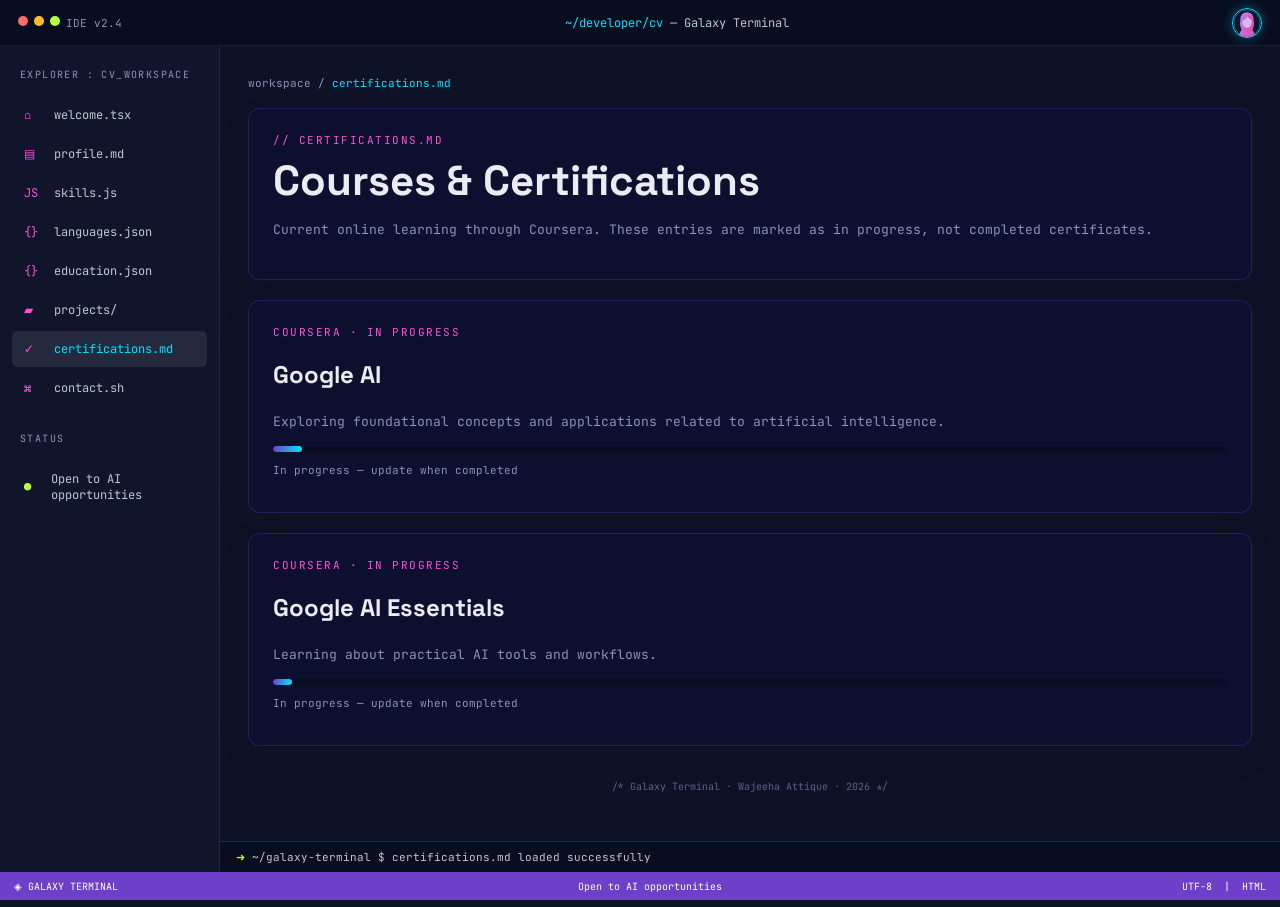
<file: certifications.html>
<!doctype html>
<html lang="en">
  <head>
    <meta charset="utf-8" />
    <meta name="viewport" content="width=device-width,initial-scale=1" />
    <meta name="theme-color" content="#0e1226" />
    <meta
      name="description"
      content="Wajeeha Attique — Galaxy Terminal CV, certifications page."
    />
    <title>Wajeeha Attique | Certifications</title>
    <link rel="stylesheet" href="style.css" />
    <link
      rel="icon"
      href="data:image/svg+xml;charset=UTF-8,%3Csvg%20xmlns%3D%22http%3A//www.w3.org/2000/svg%22%20viewBox%3D%220%200%20200%20200%22%3E%3Cdefs%3E%3ClinearGradient%20id%3D%22g%22%20x1%3D%220%22%20y1%3D%220%22%20x2%3D%221%22%20y2%3D%221%22%3E%3Cstop%20stop-color%3D%22%23a78bfa%22/%3E%3Cstop%20offset%3D%221%22%20stop-color%3D%22%23ec4899%22/%3E%3C/linearGradient%3E%3CradialGradient%20id%3D%22b%22%3E%3Cstop%20stop-color%3D%22%2327204e%22/%3E%3Cstop%20offset%3D%221%22%20stop-color%3D%22%23080d22%22/%3E%3C/radialGradient%3E%3C/defs%3E%3Ccircle%20cx%3D%22100%22%20cy%3D%22100%22%20r%3D%2298%22%20fill%3D%22url%28%23b%29%22/%3E%3Ccircle%20cx%3D%22100%22%20cy%3D%22100%22%20r%3D%2294%22%20fill%3D%22none%22%20stroke%3D%22%2300e5ff%22%20stroke-width%3D%223%22/%3E%3Cpath%20d%3D%22M42%20200c2-40%2023-62%2058-62s56%2022%2058%2062%22%20fill%3D%22url%28%23g%29%22/%3E%3Cpath%20d%3D%22M54%2094c-7-45%2013-70%2046-70s54%2025%2046%2070l-4%2048c-9%2018-25%2026-42%2026s-33-8-42-26z%22%20fill%3D%22url%28%23g%29%22/%3E%3Cellipse%20cx%3D%22100%22%20cy%3D%2291%22%20rx%3D%2234%22%20ry%3D%2243%22%20fill%3D%22%23d7b7ff%22/%3E%3Cpath%20d%3D%22M64%2083c-4-35%2015-54%2039-54%2026%200%2041%2020%2035%2051-13-2-28-15-34-26-8%2017-23%2025-40%2029z%22%20fill%3D%22url%28%23g%29%22/%3E%3Cpath%20d%3D%22M61%2085c-3%2024%201%2049%2013%2064l-7-1c-20-20-22-54-6-75zM139%2080c9%2025%202%2055-13%2070l9-2c18-22%2018-52%204-73z%22%20fill%3D%22url%28%23g%29%22/%3E%3C/svg%3E"
    />
    <link
      href="https://fonts.googleapis.com/css2?family=Material+Symbols+Outlined"
      rel="stylesheet"
    />
  </head>
  <body>
    <header class="topbar">
      <div class="dots">
        <i class="dot red"></i><i class="dot yellow"></i
        ><i class="dot green"></i
        ><span class="file-meta hide-small">IDE v2.4</span>
      </div>
      <div class="top-path"><b>~/developer/cv</b> — Galaxy Terminal</div>
      <img
        class="avatar"
        src="data:image/svg+xml;charset=UTF-8,%3Csvg%20xmlns%3D%22http%3A//www.w3.org/2000/svg%22%20viewBox%3D%220%200%20200%20200%22%3E%3Cdefs%3E%3ClinearGradient%20id%3D%22g%22%20x1%3D%220%22%20y1%3D%220%22%20x2%3D%221%22%20y2%3D%221%22%3E%3Cstop%20stop-color%3D%22%23a78bfa%22/%3E%3Cstop%20offset%3D%221%22%20stop-color%3D%22%23ec4899%22/%3E%3C/linearGradient%3E%3CradialGradient%20id%3D%22b%22%3E%3Cstop%20stop-color%3D%22%2327204e%22/%3E%3Cstop%20offset%3D%221%22%20stop-color%3D%22%23080d22%22/%3E%3C/radialGradient%3E%3C/defs%3E%3Ccircle%20cx%3D%22100%22%20cy%3D%22100%22%20r%3D%2298%22%20fill%3D%22url%28%23b%29%22/%3E%3Ccircle%20cx%3D%22100%22%20cy%3D%22100%22%20r%3D%2294%22%20fill%3D%22none%22%20stroke%3D%22%2300e5ff%22%20stroke-width%3D%223%22/%3E%3Cpath%20d%3D%22M42%20200c2-40%2023-62%2058-62s56%2022%2058%2062%22%20fill%3D%22url%28%23g%29%22/%3E%3Cpath%20d%3D%22M54%2094c-7-45%2013-70%2046-70s54%2025%2046%2070l-4%2048c-9%2018-25%2026-42%2026s-33-8-42-26z%22%20fill%3D%22url%28%23g%29%22/%3E%3Cellipse%20cx%3D%22100%22%20cy%3D%2291%22%20rx%3D%2234%22%20ry%3D%2243%22%20fill%3D%22%23d7b7ff%22/%3E%3Cpath%20d%3D%22M64%2083c-4-35%2015-54%2039-54%2026%200%2041%2020%2035%2051-13-2-28-15-34-26-8%2017-23%2025-40%2029z%22%20fill%3D%22url%28%23g%29%22/%3E%3Cpath%20d%3D%22M61%2085c-3%2024%201%2049%2013%2064l-7-1c-20-20-22-54-6-75zM139%2080c9%2025%202%2055-13%2070l9-2c18-22%2018-52%204-73z%22%20fill%3D%22url%28%23g%29%22/%3E%3C/svg%3E"
        alt="Default female profile avatar"
      />
    </header>
    <aside class="sidebar">
      <div class="side-label">EXPLORER : CV_WORKSPACE</div>
      <a class="side-link" href="index.html"
        ><span class="side-icon">⌂</span
        ><span class="side-text">welcome.tsx</span></a
      ><a class="side-link" href="profile.html"
        ><span class="side-icon">▤</span
        ><span class="side-text">profile.md</span></a
      ><a class="side-link" href="skills.html"
        ><span class="side-icon">JS</span
        ><span class="side-text">skills.js</span></a
      ><a class="side-link" href="languages.html"
        ><span class="side-icon">{}</span
        ><span class="side-text">languages.json</span></a
      ><a class="side-link" href="education.html"
        ><span class="side-icon">{}</span
        ><span class="side-text">education.json</span></a
      ><a class="side-link" href="projects.html"
        ><span class="side-icon">▰</span
        ><span class="side-text">projects/</span></a
      ><a class="side-link active" href="certifications.html"
        ><span class="side-icon">✓</span
        ><span class="side-text">certifications.md</span></a
      ><a class="side-link" href="contact.html"
        ><span class="side-icon">⌘</span
        ><span class="side-text">contact.sh</span></a
      >
      <div class="side-label" style="margin-top: 26px">STATUS</div>
      <div class="side-link">
        <span class="side-icon lime">●</span
        ><span class="side-text">Open to AI opportunities</span>
      </div>
    </aside>
    <main>
      <div class="breadcrumb">
        <a href="index.html">workspace</a> / <span>certifications.md</span>
      </div>
      <section class="panel">
        <div class="eyebrow">// certifications.md</div>
        <h1 class="page-title">Courses & Certifications</h1>
        <p class="muted">
          Current online learning through Coursera. These entries are marked as
          in progress, not completed certificates.
        </p>
      </section>
      <section class="panel">
        <div class="eyebrow">COURSERA · IN PROGRESS</div>
        <h2>Google AI</h2>
        <p class="muted">
          Exploring foundational concepts and applications related to artificial
          intelligence.
        </p>
        <div class="bar"><span style="width: 3%"></span></div>
        <p class="file-meta">In progress — update when completed</p>
      </section>
      <section class="panel">
        <div class="eyebrow">COURSERA · IN PROGRESS</div>
        <h2>Google AI Essentials</h2>
        <p class="muted">Learning about practical AI tools and workflows.</p>
        <div class="bar"><span style="width: 2%"></span></div>
        <p class="file-meta">In progress — update when completed</p>
      </section>
      <div class="footer">
        /* Galaxy Terminal · Wajeeha Attique · <span id="year"></span> */
      </div>
    </main>
    <div class="terminal">
      <strong>➜</strong> ~/galaxy-terminal $ certifications.md loaded
      successfully
    </div>
    <div class="statusbar">
      <span>◈ GALAXY TERMINAL</span
      ><span class="hide-small">Open to AI opportunities</span
      ><span>UTF-8&nbsp; | &nbsp;HTML</span>
    </div>
    <script src="script.js"></script>
  </body>
</html>
</file>
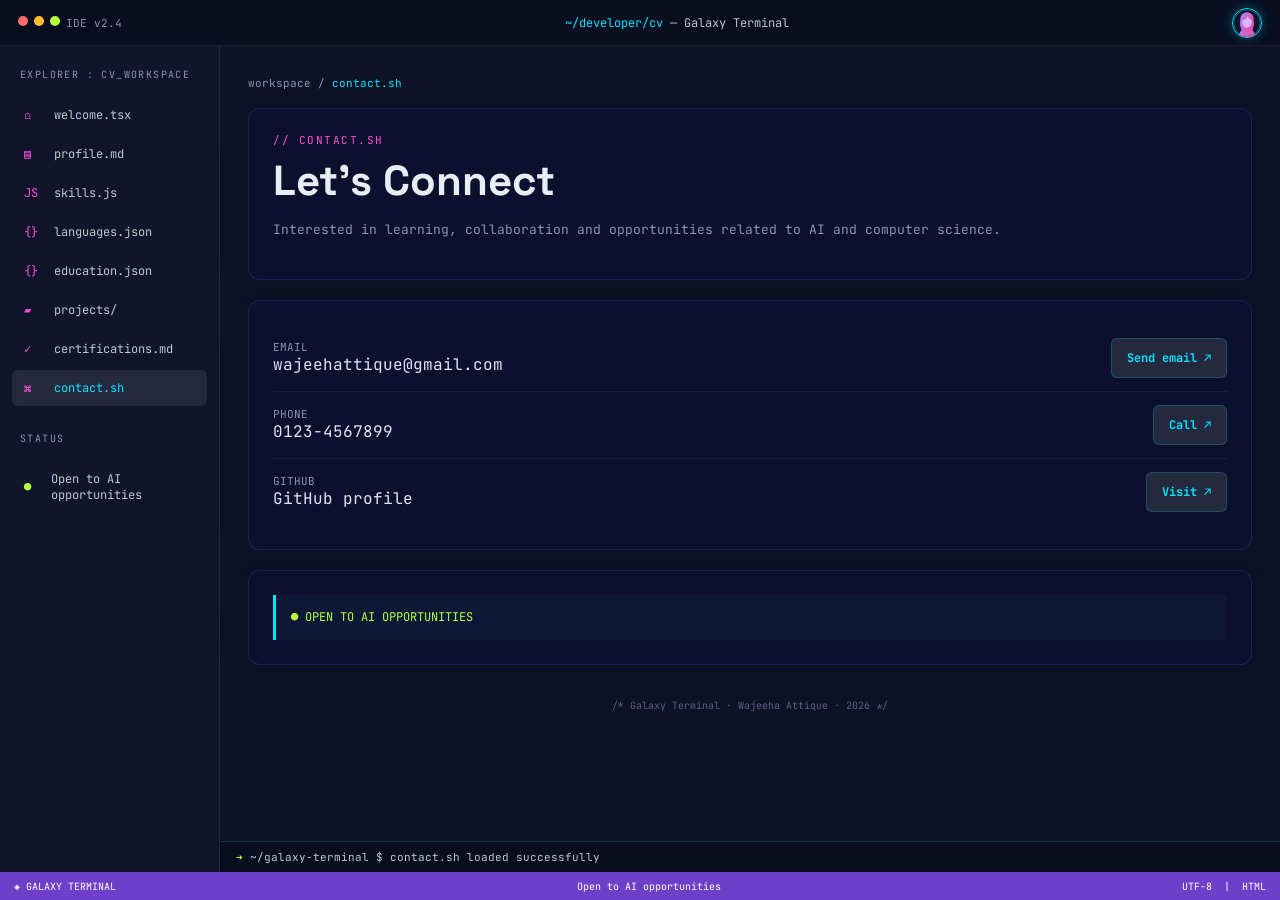
<file: contact.html>
<!doctype html>
<html lang="en">
  <head>
    <meta charset="utf-8" />
    <meta name="viewport" content="width=device-width,initial-scale=1" />
    <meta name="theme-color" content="#0e1226" />
    <meta
      name="description"
      content="Wajeeha Attique — Galaxy Terminal CV, contact page."
    />
    <title>Wajeeha Attique | Contact</title>
    <link rel="stylesheet" href="style.css" />
    <link
      rel="icon"
      href="data:image/svg+xml;charset=UTF-8,%3Csvg%20xmlns%3D%22http%3A//www.w3.org/2000/svg%22%20viewBox%3D%220%200%20200%20200%22%3E%3Cdefs%3E%3ClinearGradient%20id%3D%22g%22%20x1%3D%220%22%20y1%3D%220%22%20x2%3D%221%22%20y2%3D%221%22%3E%3Cstop%20stop-color%3D%22%23a78bfa%22/%3E%3Cstop%20offset%3D%221%22%20stop-color%3D%22%23ec4899%22/%3E%3C/linearGradient%3E%3CradialGradient%20id%3D%22b%22%3E%3Cstop%20stop-color%3D%22%2327204e%22/%3E%3Cstop%20offset%3D%221%22%20stop-color%3D%22%23080d22%22/%3E%3C/radialGradient%3E%3C/defs%3E%3Ccircle%20cx%3D%22100%22%20cy%3D%22100%22%20r%3D%2298%22%20fill%3D%22url%28%23b%29%22/%3E%3Ccircle%20cx%3D%22100%22%20cy%3D%22100%22%20r%3D%2294%22%20fill%3D%22none%22%20stroke%3D%22%2300e5ff%22%20stroke-width%3D%223%22/%3E%3Cpath%20d%3D%22M42%20200c2-40%2023-62%2058-62s56%2022%2058%2062%22%20fill%3D%22url%28%23g%29%22/%3E%3Cpath%20d%3D%22M54%2094c-7-45%2013-70%2046-70s54%2025%2046%2070l-4%2048c-9%2018-25%2026-42%2026s-33-8-42-26z%22%20fill%3D%22url%28%23g%29%22/%3E%3Cellipse%20cx%3D%22100%22%20cy%3D%2291%22%20rx%3D%2234%22%20ry%3D%2243%22%20fill%3D%22%23d7b7ff%22/%3E%3Cpath%20d%3D%22M64%2083c-4-35%2015-54%2039-54%2026%200%2041%2020%2035%2051-13-2-28-15-34-26-8%2017-23%2025-40%2029z%22%20fill%3D%22url%28%23g%29%22/%3E%3Cpath%20d%3D%22M61%2085c-3%2024%201%2049%2013%2064l-7-1c-20-20-22-54-6-75zM139%2080c9%2025%202%2055-13%2070l9-2c18-22%2018-52%204-73z%22%20fill%3D%22url%28%23g%29%22/%3E%3C/svg%3E"
    />
    <link
      href="https://fonts.googleapis.com/css2?family=Material+Symbols+Outlined"
      rel="stylesheet"
    />
  </head>
  <body>
    <header class="topbar">
      <div class="dots">
        <i class="dot red"></i><i class="dot yellow"></i
        ><i class="dot green"></i
        ><span class="file-meta hide-small">IDE v2.4</span>
      </div>
      <div class="top-path"><b>~/developer/cv</b> — Galaxy Terminal</div>
      <img
        class="avatar"
        src="data:image/svg+xml;charset=UTF-8,%3Csvg%20xmlns%3D%22http%3A//www.w3.org/2000/svg%22%20viewBox%3D%220%200%20200%20200%22%3E%3Cdefs%3E%3ClinearGradient%20id%3D%22g%22%20x1%3D%220%22%20y1%3D%220%22%20x2%3D%221%22%20y2%3D%221%22%3E%3Cstop%20stop-color%3D%22%23a78bfa%22/%3E%3Cstop%20offset%3D%221%22%20stop-color%3D%22%23ec4899%22/%3E%3C/linearGradient%3E%3CradialGradient%20id%3D%22b%22%3E%3Cstop%20stop-color%3D%22%2327204e%22/%3E%3Cstop%20offset%3D%221%22%20stop-color%3D%22%23080d22%22/%3E%3C/radialGradient%3E%3C/defs%3E%3Ccircle%20cx%3D%22100%22%20cy%3D%22100%22%20r%3D%2298%22%20fill%3D%22url%28%23b%29%22/%3E%3Ccircle%20cx%3D%22100%22%20cy%3D%22100%22%20r%3D%2294%22%20fill%3D%22none%22%20stroke%3D%22%2300e5ff%22%20stroke-width%3D%223%22/%3E%3Cpath%20d%3D%22M42%20200c2-40%2023-62%2058-62s56%2022%2058%2062%22%20fill%3D%22url%28%23g%29%22/%3E%3Cpath%20d%3D%22M54%2094c-7-45%2013-70%2046-70s54%2025%2046%2070l-4%2048c-9%2018-25%2026-42%2026s-33-8-42-26z%22%20fill%3D%22url%28%23g%29%22/%3E%3Cellipse%20cx%3D%22100%22%20cy%3D%2291%22%20rx%3D%2234%22%20ry%3D%2243%22%20fill%3D%22%23d7b7ff%22/%3E%3Cpath%20d%3D%22M64%2083c-4-35%2015-54%2039-54%2026%200%2041%2020%2035%2051-13-2-28-15-34-26-8%2017-23%2025-40%2029z%22%20fill%3D%22url%28%23g%29%22/%3E%3Cpath%20d%3D%22M61%2085c-3%2024%201%2049%2013%2064l-7-1c-20-20-22-54-6-75zM139%2080c9%2025%202%2055-13%2070l9-2c18-22%2018-52%204-73z%22%20fill%3D%22url%28%23g%29%22/%3E%3C/svg%3E"
        alt="Default female profile avatar"
      />
    </header>
    <aside class="sidebar">
      <div class="side-label">EXPLORER : CV_WORKSPACE</div>
      <a class="side-link" href="index.html"
        ><span class="side-icon">⌂</span
        ><span class="side-text">welcome.tsx</span></a
      ><a class="side-link" href="profile.html"
        ><span class="side-icon">▤</span
        ><span class="side-text">profile.md</span></a
      ><a class="side-link" href="skills.html"
        ><span class="side-icon">JS</span
        ><span class="side-text">skills.js</span></a
      ><a class="side-link" href="languages.html"
        ><span class="side-icon">{}</span
        ><span class="side-text">languages.json</span></a
      ><a class="side-link" href="education.html"
        ><span class="side-icon">{}</span
        ><span class="side-text">education.json</span></a
      ><a class="side-link" href="projects.html"
        ><span class="side-icon">▰</span
        ><span class="side-text">projects/</span></a
      ><a class="side-link" href="certifications.html"
        ><span class="side-icon">✓</span
        ><span class="side-text">certifications.md</span></a
      ><a class="side-link active" href="contact.html"
        ><span class="side-icon">⌘</span
        ><span class="side-text">contact.sh</span></a
      >
      <div class="side-label" style="margin-top: 26px">STATUS</div>
      <div class="side-link">
        <span class="side-icon lime">●</span
        ><span class="side-text">Open to AI opportunities</span>
      </div>
    </aside>
    <main>
      <div class="breadcrumb">
        <a href="index.html">workspace</a> / <span>contact.sh</span>
      </div>
      <section class="panel">
        <div class="eyebrow">// contact.sh</div>
        <h1 class="page-title">Let's Connect</h1>
        <p class="muted">
          Interested in learning, collaboration and opportunities related to AI
          and computer science.
        </p>
      </section>
      <section class="panel">
        <div class="file-row">
          <div>
            <div class="file-meta">EMAIL</div>
            <div class="file-name">wajeehattique@gmail.com</div>
          </div>
          <a class="btn secondary" href="mailto:wajeehattique@gmail.com">Send email ↗</a>
        </div>
        <div class="file-row">
          <div>
            <div class="file-meta">PHONE</div>
            <div class="file-name">0123-4567899</div>
          </div>
          <a class="btn secondary" href="tel:01234567899">Call ↗</a>
        </div>
        <div class="file-row">
          <div>
            <div class="file-meta">GITHUB</div>
            <div class="file-name">GitHub profile</div>
          </div>
          <a
            class="btn secondary"
            href="https://github.com/"
            target="_blank"
            rel="noopener noreferrer"
            >Visit ↗</a
          >
        </div>
      </section>
      <section class="panel">
        <div class="notice">
          <span class="lime">● OPEN TO AI OPPORTUNITIES</span><br />
        </div>
      </section>
      <div class="footer">
        /* Galaxy Terminal · Wajeeha Attique · <span id="year"></span> */
      </div>
    </main>
    <div class="terminal">
      <strong>➜</strong> ~/galaxy-terminal $ contact.sh loaded successfully
    </div>
    <div class="statusbar">
      <span>◈ GALAXY TERMINAL</span
      ><span class="hide-small">Open to AI opportunities</span
      ><span>UTF-8&nbsp; | &nbsp;HTML</span>
    </div>
    <script src="script.js"></script>
  </body>
</html>
</file>
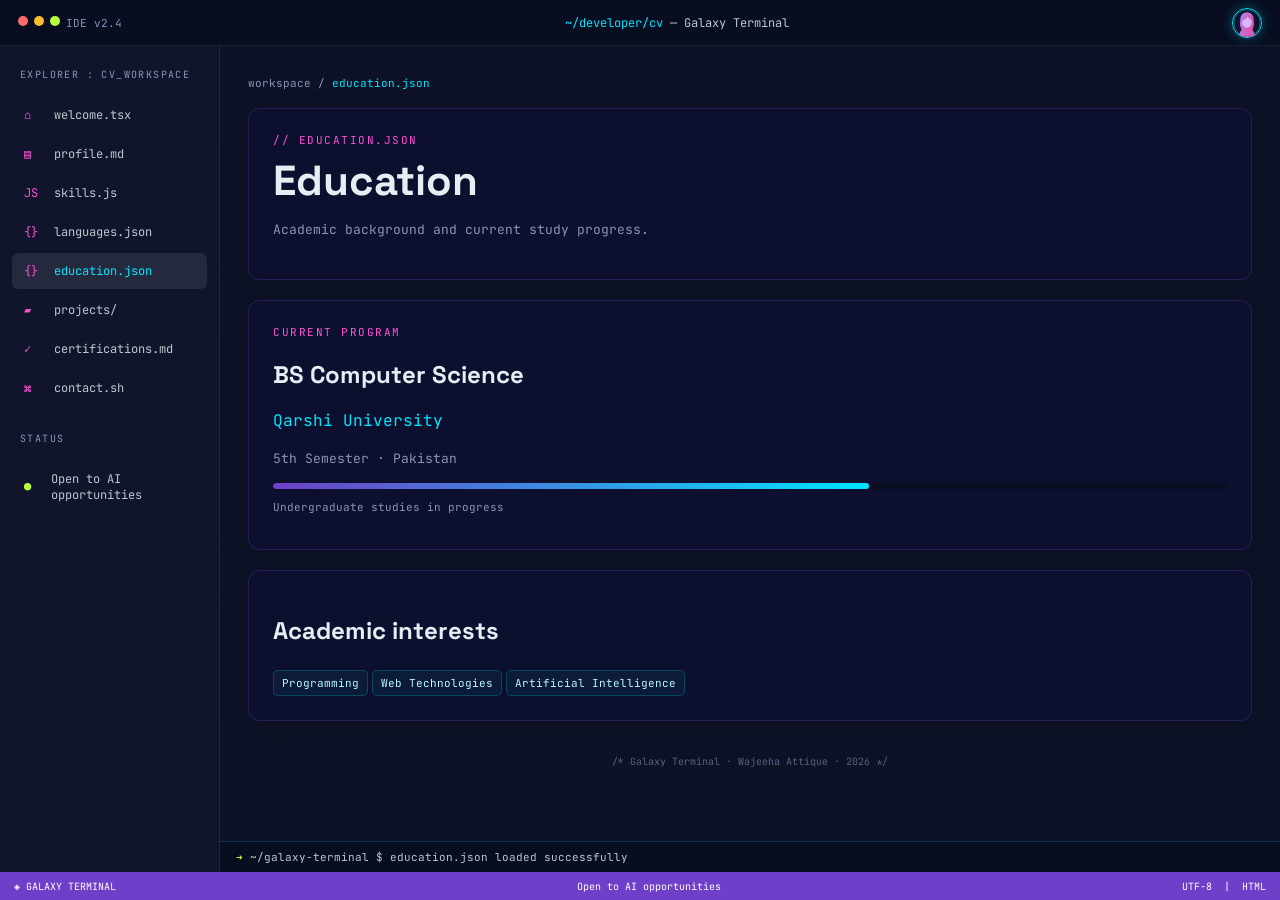
<file: education.html>
<!doctype html>
<html lang="en">
  <head>
    <meta charset="utf-8" />
    <meta name="viewport" content="width=device-width,initial-scale=1" />
    <meta name="theme-color" content="#0e1226" />
    <meta
      name="description"
      content="Wajeeha Attique — Galaxy Terminal CV, education page."
    />
    <title>Wajeeha Attique | Education</title>
    <link rel="stylesheet" href="style.css" />
    <link
      rel="icon"
      href="data:image/svg+xml;charset=UTF-8,%3Csvg%20xmlns%3D%22http%3A//www.w3.org/2000/svg%22%20viewBox%3D%220%200%20200%20200%22%3E%3Cdefs%3E%3ClinearGradient%20id%3D%22g%22%20x1%3D%220%22%20y1%3D%220%22%20x2%3D%221%22%20y2%3D%221%22%3E%3Cstop%20stop-color%3D%22%23a78bfa%22/%3E%3Cstop%20offset%3D%221%22%20stop-color%3D%22%23ec4899%22/%3E%3C/linearGradient%3E%3CradialGradient%20id%3D%22b%22%3E%3Cstop%20stop-color%3D%22%2327204e%22/%3E%3Cstop%20offset%3D%221%22%20stop-color%3D%22%23080d22%22/%3E%3C/radialGradient%3E%3C/defs%3E%3Ccircle%20cx%3D%22100%22%20cy%3D%22100%22%20r%3D%2298%22%20fill%3D%22url%28%23b%29%22/%3E%3Ccircle%20cx%3D%22100%22%20cy%3D%22100%22%20r%3D%2294%22%20fill%3D%22none%22%20stroke%3D%22%2300e5ff%22%20stroke-width%3D%223%22/%3E%3Cpath%20d%3D%22M42%20200c2-40%2023-62%2058-62s56%2022%2058%2062%22%20fill%3D%22url%28%23g%29%22/%3E%3Cpath%20d%3D%22M54%2094c-7-45%2013-70%2046-70s54%2025%2046%2070l-4%2048c-9%2018-25%2026-42%2026s-33-8-42-26z%22%20fill%3D%22url%28%23g%29%22/%3E%3Cellipse%20cx%3D%22100%22%20cy%3D%2291%22%20rx%3D%2234%22%20ry%3D%2243%22%20fill%3D%22%23d7b7ff%22/%3E%3Cpath%20d%3D%22M64%2083c-4-35%2015-54%2039-54%2026%200%2041%2020%2035%2051-13-2-28-15-34-26-8%2017-23%2025-40%2029z%22%20fill%3D%22url%28%23g%29%22/%3E%3Cpath%20d%3D%22M61%2085c-3%2024%201%2049%2013%2064l-7-1c-20-20-22-54-6-75zM139%2080c9%2025%202%2055-13%2070l9-2c18-22%2018-52%204-73z%22%20fill%3D%22url%28%23g%29%22/%3E%3C/svg%3E"
    />
    <link
      href="https://fonts.googleapis.com/css2?family=Material+Symbols+Outlined"
      rel="stylesheet"
    />
  </head>
  <body>
    <header class="topbar">
      <div class="dots">
        <i class="dot red"></i><i class="dot yellow"></i
        ><i class="dot green"></i
        ><span class="file-meta hide-small">IDE v2.4</span>
      </div>
      <div class="top-path"><b>~/developer/cv</b> — Galaxy Terminal</div>
      <img
        class="avatar"
        src="data:image/svg+xml;charset=UTF-8,%3Csvg%20xmlns%3D%22http%3A//www.w3.org/2000/svg%22%20viewBox%3D%220%200%20200%20200%22%3E%3Cdefs%3E%3ClinearGradient%20id%3D%22g%22%20x1%3D%220%22%20y1%3D%220%22%20x2%3D%221%22%20y2%3D%221%22%3E%3Cstop%20stop-color%3D%22%23a78bfa%22/%3E%3Cstop%20offset%3D%221%22%20stop-color%3D%22%23ec4899%22/%3E%3C/linearGradient%3E%3CradialGradient%20id%3D%22b%22%3E%3Cstop%20stop-color%3D%22%2327204e%22/%3E%3Cstop%20offset%3D%221%22%20stop-color%3D%22%23080d22%22/%3E%3C/radialGradient%3E%3C/defs%3E%3Ccircle%20cx%3D%22100%22%20cy%3D%22100%22%20r%3D%2298%22%20fill%3D%22url%28%23b%29%22/%3E%3Ccircle%20cx%3D%22100%22%20cy%3D%22100%22%20r%3D%2294%22%20fill%3D%22none%22%20stroke%3D%22%2300e5ff%22%20stroke-width%3D%223%22/%3E%3Cpath%20d%3D%22M42%20200c2-40%2023-62%2058-62s56%2022%2058%2062%22%20fill%3D%22url%28%23g%29%22/%3E%3Cpath%20d%3D%22M54%2094c-7-45%2013-70%2046-70s54%2025%2046%2070l-4%2048c-9%2018-25%2026-42%2026s-33-8-42-26z%22%20fill%3D%22url%28%23g%29%22/%3E%3Cellipse%20cx%3D%22100%22%20cy%3D%2291%22%20rx%3D%2234%22%20ry%3D%2243%22%20fill%3D%22%23d7b7ff%22/%3E%3Cpath%20d%3D%22M64%2083c-4-35%2015-54%2039-54%2026%200%2041%2020%2035%2051-13-2-28-15-34-26-8%2017-23%2025-40%2029z%22%20fill%3D%22url%28%23g%29%22/%3E%3Cpath%20d%3D%22M61%2085c-3%2024%201%2049%2013%2064l-7-1c-20-20-22-54-6-75zM139%2080c9%2025%202%2055-13%2070l9-2c18-22%2018-52%204-73z%22%20fill%3D%22url%28%23g%29%22/%3E%3C/svg%3E"
        alt="Default female profile avatar"
      />
    </header>
    <aside class="sidebar">
      <div class="side-label">EXPLORER : CV_WORKSPACE</div>
      <a class="side-link" href="index.html"
        ><span class="side-icon">⌂</span
        ><span class="side-text">welcome.tsx</span></a
      ><a class="side-link" href="profile.html"
        ><span class="side-icon">▤</span
        ><span class="side-text">profile.md</span></a
      ><a class="side-link" href="skills.html"
        ><span class="side-icon">JS</span
        ><span class="side-text">skills.js</span></a
      ><a class="side-link" href="languages.html"
        ><span class="side-icon">{}</span
        ><span class="side-text">languages.json</span></a
      ><a class="side-link active" href="education.html"
        ><span class="side-icon">{}</span
        ><span class="side-text">education.json</span></a
      ><a class="side-link" href="projects.html"
        ><span class="side-icon">▰</span
        ><span class="side-text">projects/</span></a
      ><a class="side-link" href="certifications.html"
        ><span class="side-icon">✓</span
        ><span class="side-text">certifications.md</span></a
      ><a class="side-link" href="contact.html"
        ><span class="side-icon">⌘</span
        ><span class="side-text">contact.sh</span></a
      >
      <div class="side-label" style="margin-top: 26px">STATUS</div>
      <div class="side-link">
        <span class="side-icon lime">●</span
        ><span class="side-text">Open to AI opportunities</span>
      </div>
    </aside>
    <main>
      <div class="breadcrumb">
        <a href="index.html">workspace</a> / <span>education.json</span>
      </div>
      <section class="panel">
        <div class="eyebrow">// education.json</div>
        <h1 class="page-title">Education</h1>
        <p class="muted">Academic background and current study progress.</p>
      </section>
      <section class="panel">
        <div class="eyebrow">CURRENT PROGRAM</div>
        <h2>BS Computer Science</h2>
        <p class="cyan">Qarshi University</p>
        <p class="muted">5th Semester · Pakistan</p>
        <div class="bar"><span style="width: 62.5%"></span></div>
        <p class="file-meta">Undergraduate studies in progress</p>
      </section>
      <section class="panel">
        <h2>Academic interests</h2>
        <span class="tag">Programming</span
        ><span class="tag">Web Technologies</span
        ><span class="tag">Artificial Intelligence</span>
      </section>
      <div class="footer">
        /* Galaxy Terminal · Wajeeha Attique · <span id="year"></span> */
      </div>
    </main>
    <div class="terminal">
      <strong>➜</strong> ~/galaxy-terminal $ education.json loaded successfully
    </div>
    <div class="statusbar">
      <span>◈ GALAXY TERMINAL</span
      ><span class="hide-small">Open to AI opportunities</span
      ><span>UTF-8&nbsp; | &nbsp;HTML</span>
    </div>
    <script src="script.js"></script>
  </body>
</html>
</file>
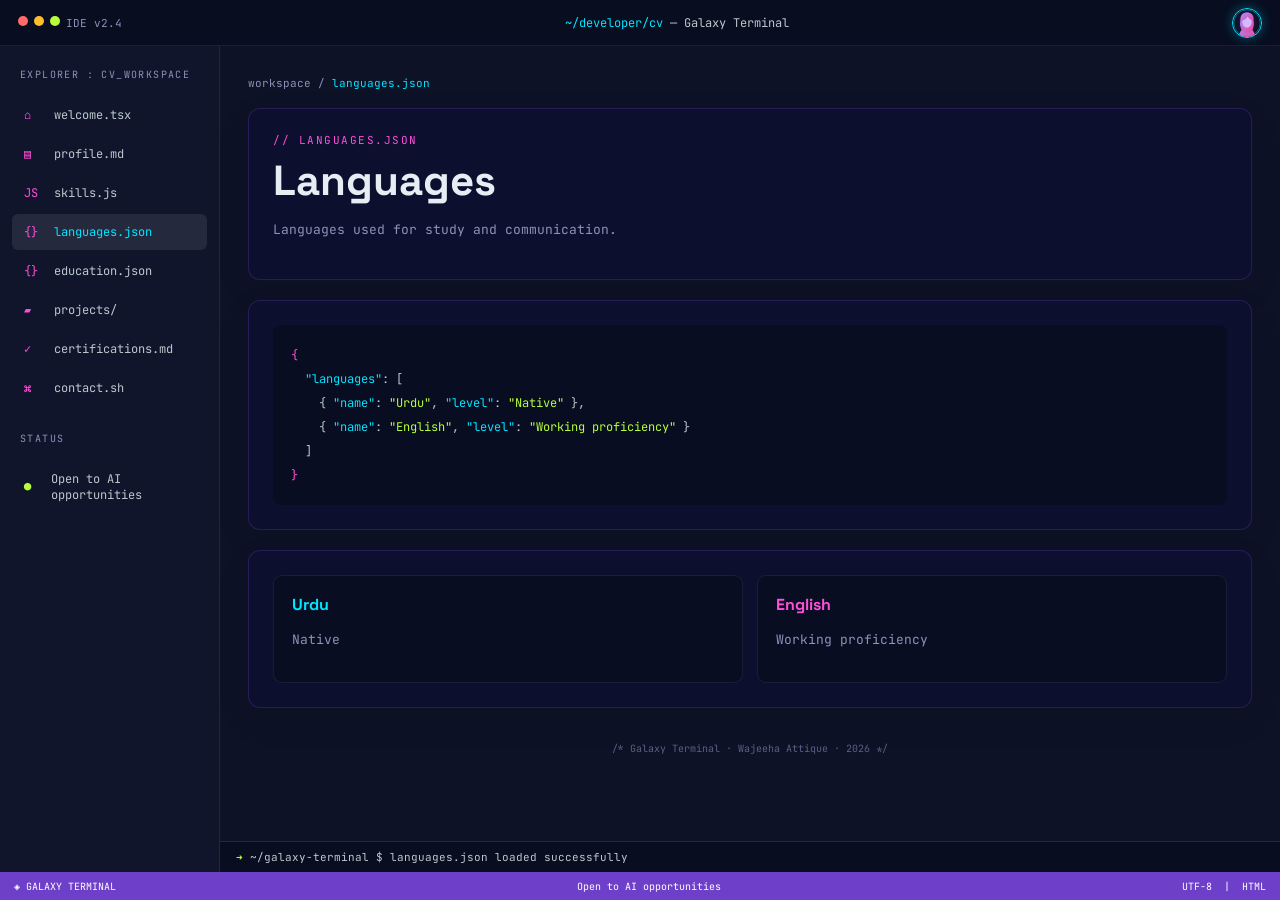
<file: languages.html>
<!doctype html>
<html lang="en">
  <head>
    <meta charset="utf-8" />
    <meta name="viewport" content="width=device-width,initial-scale=1" />
    <meta name="theme-color" content="#0e1226" />
    <meta
      name="description"
      content="Wajeeha Attique — Galaxy Terminal CV, languages page."
    />
    <title>Wajeeha Attique | Languages</title>
    <link rel="stylesheet" href="style.css" />
    <link
      rel="icon"
      href="data:image/svg+xml;charset=UTF-8,%3Csvg%20xmlns%3D%22http%3A//www.w3.org/2000/svg%22%20viewBox%3D%220%200%20200%20200%22%3E%3Cdefs%3E%3ClinearGradient%20id%3D%22g%22%20x1%3D%220%22%20y1%3D%220%22%20x2%3D%221%22%20y2%3D%221%22%3E%3Cstop%20stop-color%3D%22%23a78bfa%22/%3E%3Cstop%20offset%3D%221%22%20stop-color%3D%22%23ec4899%22/%3E%3C/linearGradient%3E%3CradialGradient%20id%3D%22b%22%3E%3Cstop%20stop-color%3D%22%2327204e%22/%3E%3Cstop%20offset%3D%221%22%20stop-color%3D%22%23080d22%22/%3E%3C/radialGradient%3E%3C/defs%3E%3Ccircle%20cx%3D%22100%22%20cy%3D%22100%22%20r%3D%2298%22%20fill%3D%22url%28%23b%29%22/%3E%3Ccircle%20cx%3D%22100%22%20cy%3D%22100%22%20r%3D%2294%22%20fill%3D%22none%22%20stroke%3D%22%2300e5ff%22%20stroke-width%3D%223%22/%3E%3Cpath%20d%3D%22M42%20200c2-40%2023-62%2058-62s56%2022%2058%2062%22%20fill%3D%22url%28%23g%29%22/%3E%3Cpath%20d%3D%22M54%2094c-7-45%2013-70%2046-70s54%2025%2046%2070l-4%2048c-9%2018-25%2026-42%2026s-33-8-42-26z%22%20fill%3D%22url%28%23g%29%22/%3E%3Cellipse%20cx%3D%22100%22%20cy%3D%2291%22%20rx%3D%2234%22%20ry%3D%2243%22%20fill%3D%22%23d7b7ff%22/%3E%3Cpath%20d%3D%22M64%2083c-4-35%2015-54%2039-54%2026%200%2041%2020%2035%2051-13-2-28-15-34-26-8%2017-23%2025-40%2029z%22%20fill%3D%22url%28%23g%29%22/%3E%3Cpath%20d%3D%22M61%2085c-3%2024%201%2049%2013%2064l-7-1c-20-20-22-54-6-75zM139%2080c9%2025%202%2055-13%2070l9-2c18-22%2018-52%204-73z%22%20fill%3D%22url%28%23g%29%22/%3E%3C/svg%3E"
    />
    <link
      href="https://fonts.googleapis.com/css2?family=Material+Symbols+Outlined"
      rel="stylesheet"
    />
  </head>
  <body>
    <header class="topbar">
      <div class="dots">
        <i class="dot red"></i><i class="dot yellow"></i
        ><i class="dot green"></i
        ><span class="file-meta hide-small">IDE v2.4</span>
      </div>
      <div class="top-path"><b>~/developer/cv</b> — Galaxy Terminal</div>
      <img
        class="avatar"
        src="data:image/svg+xml;charset=UTF-8,%3Csvg%20xmlns%3D%22http%3A//www.w3.org/2000/svg%22%20viewBox%3D%220%200%20200%20200%22%3E%3Cdefs%3E%3ClinearGradient%20id%3D%22g%22%20x1%3D%220%22%20y1%3D%220%22%20x2%3D%221%22%20y2%3D%221%22%3E%3Cstop%20stop-color%3D%22%23a78bfa%22/%3E%3Cstop%20offset%3D%221%22%20stop-color%3D%22%23ec4899%22/%3E%3C/linearGradient%3E%3CradialGradient%20id%3D%22b%22%3E%3Cstop%20stop-color%3D%22%2327204e%22/%3E%3Cstop%20offset%3D%221%22%20stop-color%3D%22%23080d22%22/%3E%3C/radialGradient%3E%3C/defs%3E%3Ccircle%20cx%3D%22100%22%20cy%3D%22100%22%20r%3D%2298%22%20fill%3D%22url%28%23b%29%22/%3E%3Ccircle%20cx%3D%22100%22%20cy%3D%22100%22%20r%3D%2294%22%20fill%3D%22none%22%20stroke%3D%22%2300e5ff%22%20stroke-width%3D%223%22/%3E%3Cpath%20d%3D%22M42%20200c2-40%2023-62%2058-62s56%2022%2058%2062%22%20fill%3D%22url%28%23g%29%22/%3E%3Cpath%20d%3D%22M54%2094c-7-45%2013-70%2046-70s54%2025%2046%2070l-4%2048c-9%2018-25%2026-42%2026s-33-8-42-26z%22%20fill%3D%22url%28%23g%29%22/%3E%3Cellipse%20cx%3D%22100%22%20cy%3D%2291%22%20rx%3D%2234%22%20ry%3D%2243%22%20fill%3D%22%23d7b7ff%22/%3E%3Cpath%20d%3D%22M64%2083c-4-35%2015-54%2039-54%2026%200%2041%2020%2035%2051-13-2-28-15-34-26-8%2017-23%2025-40%2029z%22%20fill%3D%22url%28%23g%29%22/%3E%3Cpath%20d%3D%22M61%2085c-3%2024%201%2049%2013%2064l-7-1c-20-20-22-54-6-75zM139%2080c9%2025%202%2055-13%2070l9-2c18-22%2018-52%204-73z%22%20fill%3D%22url%28%23g%29%22/%3E%3C/svg%3E"
        alt="Default female profile avatar"
      />
    </header>
    <aside class="sidebar">
      <div class="side-label">EXPLORER : CV_WORKSPACE</div>
      <a class="side-link" href="index.html"
        ><span class="side-icon">⌂</span
        ><span class="side-text">welcome.tsx</span></a
      ><a class="side-link" href="profile.html"
        ><span class="side-icon">▤</span
        ><span class="side-text">profile.md</span></a
      ><a class="side-link" href="skills.html"
        ><span class="side-icon">JS</span
        ><span class="side-text">skills.js</span></a
      ><a class="side-link active" href="languages.html"
        ><span class="side-icon">{}</span
        ><span class="side-text">languages.json</span></a
      ><a class="side-link" href="education.html"
        ><span class="side-icon">{}</span
        ><span class="side-text">education.json</span></a
      ><a class="side-link" href="projects.html"
        ><span class="side-icon">▰</span
        ><span class="side-text">projects/</span></a
      ><a class="side-link" href="certifications.html"
        ><span class="side-icon">✓</span
        ><span class="side-text">certifications.md</span></a
      ><a class="side-link" href="contact.html"
        ><span class="side-icon">⌘</span
        ><span class="side-text">contact.sh</span></a
      >
      <div class="side-label" style="margin-top: 26px">STATUS</div>
      <div class="side-link">
        <span class="side-icon lime">●</span
        ><span class="side-text">Open to AI opportunities</span>
      </div>
    </aside>
    <main>
      <div class="breadcrumb">
        <a href="index.html">workspace</a> / <span>languages.json</span>
      </div>
      <section class="panel">
        <div class="eyebrow">// languages.json</div>
        <h1 class="page-title">Languages</h1>
        <p class="muted">Languages used for study and communication.</p>
      </section>
      <section class="panel">
        <div class="codebox">
          <span class="pink">{</span><br />&nbsp;&nbsp;<span class="cyan"
            >"languages"</span
          >: [<br />&nbsp;&nbsp;&nbsp;&nbsp;{ <span class="cyan">"name"</span>:
          <span class="lime">"Urdu"</span>, <span class="cyan">"level"</span>:
          <span class="lime">"Native"</span> },<br />&nbsp;&nbsp;&nbsp;&nbsp;{
          <span class="cyan">"name"</span>: <span class="lime">"English"</span>,
          <span class="cyan">"level"</span>:
          <span class="lime">"Working proficiency"</span>
          }<br />&nbsp;&nbsp;]<br /><span class="pink">}</span>
        </div>
      </section>
      <section class="panel">
        <div class="grid">
          <div class="card">
            <h3 class="cyan">Urdu</h3>
            <p class="muted">Native</p>
          </div>
          <div class="card">
            <h3 class="pink">English</h3>
            <p class="muted">Working proficiency</p>
          </div>
        </div>
      </section>
      <div class="footer">
        /* Galaxy Terminal · Wajeeha Attique · <span id="year"></span> */
      </div>
    </main>
    <div class="terminal">
      <strong>➜</strong> ~/galaxy-terminal $ languages.json loaded successfully
    </div>
    <div class="statusbar">
      <span>◈ GALAXY TERMINAL</span
      ><span class="hide-small">Open to AI opportunities</span
      ><span>UTF-8&nbsp; | &nbsp;HTML</span>
    </div>
    <script src="script.js"></script>
  </body>
</html>
</file>
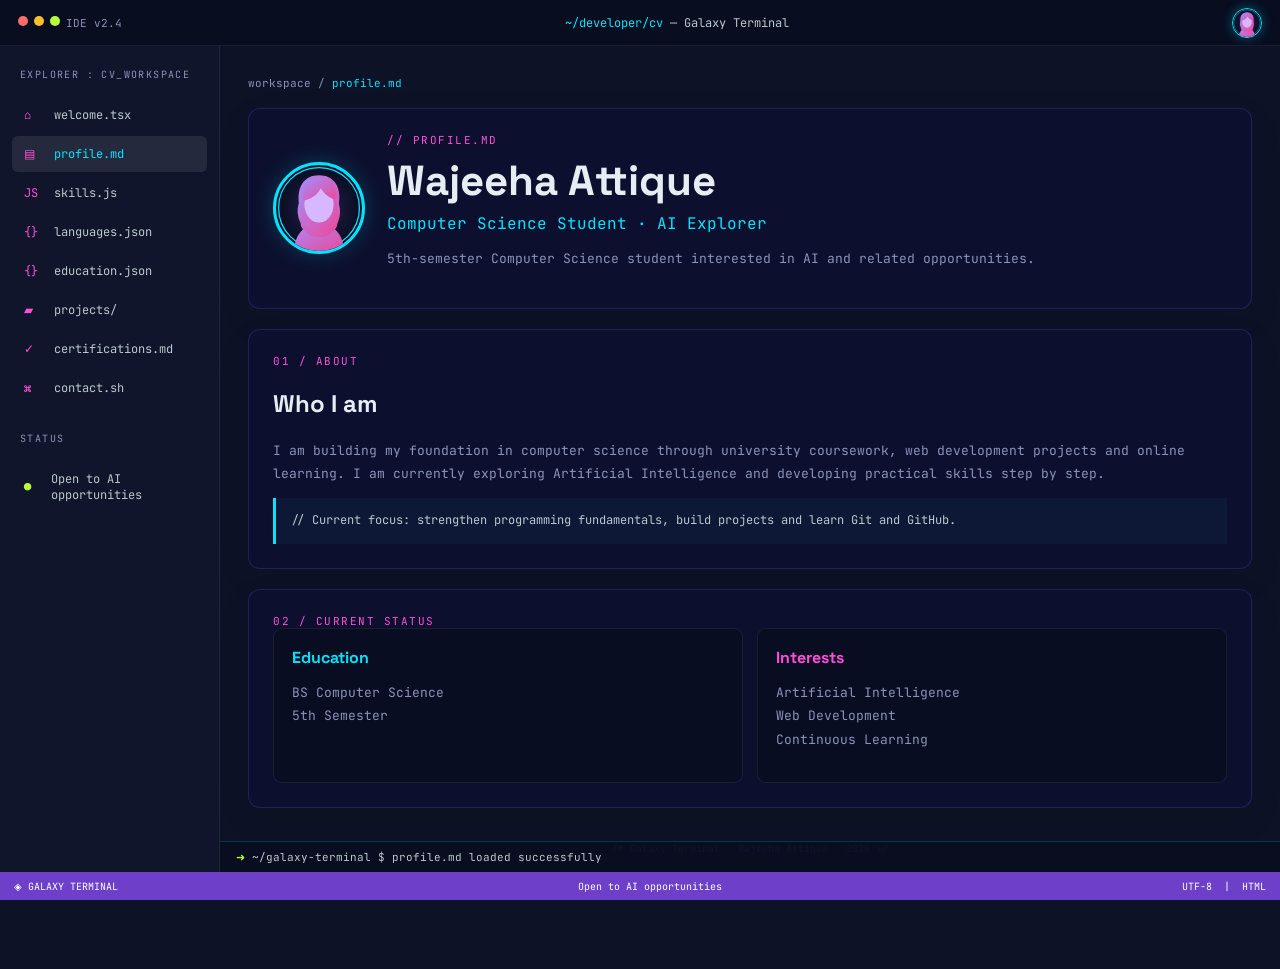
<file: profile.html>
<!doctype html>
<html lang="en">
  <head>
    <meta charset="utf-8" />
    <meta name="viewport" content="width=device-width,initial-scale=1" />
    <meta name="theme-color" content="#0e1226" />
    <meta
      name="description"
      content="Wajeeha Attique — Galaxy Terminal CV, profile page."
    />
    <title>Wajeeha Attique | Profile</title>
    <link rel="stylesheet" href="style.css" />
    <link
      rel="icon"
      href="data:image/svg+xml;charset=UTF-8,%3Csvg%20xmlns%3D%22http%3A//www.w3.org/2000/svg%22%20viewBox%3D%220%200%20200%20200%22%3E%3Cdefs%3E%3ClinearGradient%20id%3D%22g%22%20x1%3D%220%22%20y1%3D%220%22%20x2%3D%221%22%20y2%3D%221%22%3E%3Cstop%20stop-color%3D%22%23a78bfa%22/%3E%3Cstop%20offset%3D%221%22%20stop-color%3D%22%23ec4899%22/%3E%3C/linearGradient%3E%3CradialGradient%20id%3D%22b%22%3E%3Cstop%20stop-color%3D%22%2327204e%22/%3E%3Cstop%20offset%3D%221%22%20stop-color%3D%22%23080d22%22/%3E%3C/radialGradient%3E%3C/defs%3E%3Ccircle%20cx%3D%22100%22%20cy%3D%22100%22%20r%3D%2298%22%20fill%3D%22url%28%23b%29%22/%3E%3Ccircle%20cx%3D%22100%22%20cy%3D%22100%22%20r%3D%2294%22%20fill%3D%22none%22%20stroke%3D%22%2300e5ff%22%20stroke-width%3D%223%22/%3E%3Cpath%20d%3D%22M42%20200c2-40%2023-62%2058-62s56%2022%2058%2062%22%20fill%3D%22url%28%23g%29%22/%3E%3Cpath%20d%3D%22M54%2094c-7-45%2013-70%2046-70s54%2025%2046%2070l-4%2048c-9%2018-25%2026-42%2026s-33-8-42-26z%22%20fill%3D%22url%28%23g%29%22/%3E%3Cellipse%20cx%3D%22100%22%20cy%3D%2291%22%20rx%3D%2234%22%20ry%3D%2243%22%20fill%3D%22%23d7b7ff%22/%3E%3Cpath%20d%3D%22M64%2083c-4-35%2015-54%2039-54%2026%200%2041%2020%2035%2051-13-2-28-15-34-26-8%2017-23%2025-40%2029z%22%20fill%3D%22url%28%23g%29%22/%3E%3Cpath%20d%3D%22M61%2085c-3%2024%201%2049%2013%2064l-7-1c-20-20-22-54-6-75zM139%2080c9%2025%202%2055-13%2070l9-2c18-22%2018-52%204-73z%22%20fill%3D%22url%28%23g%29%22/%3E%3C/svg%3E"
    />
    <link
      href="https://fonts.googleapis.com/css2?family=Material+Symbols+Outlined"
      rel="stylesheet"
    />
  </head>
  <body>
    <header class="topbar">
      <div class="dots">
        <i class="dot red"></i><i class="dot yellow"></i
        ><i class="dot green"></i
        ><span class="file-meta hide-small">IDE v2.4</span>
      </div>
      <div class="top-path"><b>~/developer/cv</b> — Galaxy Terminal</div>
      <img
        class="avatar"
        src="data:image/svg+xml;charset=UTF-8,%3Csvg%20xmlns%3D%22http%3A//www.w3.org/2000/svg%22%20viewBox%3D%220%200%20200%20200%22%3E%3Cdefs%3E%3ClinearGradient%20id%3D%22g%22%20x1%3D%220%22%20y1%3D%220%22%20x2%3D%221%22%20y2%3D%221%22%3E%3Cstop%20stop-color%3D%22%23a78bfa%22/%3E%3Cstop%20offset%3D%221%22%20stop-color%3D%22%23ec4899%22/%3E%3C/linearGradient%3E%3CradialGradient%20id%3D%22b%22%3E%3Cstop%20stop-color%3D%22%2327204e%22/%3E%3Cstop%20offset%3D%221%22%20stop-color%3D%22%23080d22%22/%3E%3C/radialGradient%3E%3C/defs%3E%3Ccircle%20cx%3D%22100%22%20cy%3D%22100%22%20r%3D%2298%22%20fill%3D%22url%28%23b%29%22/%3E%3Ccircle%20cx%3D%22100%22%20cy%3D%22100%22%20r%3D%2294%22%20fill%3D%22none%22%20stroke%3D%22%2300e5ff%22%20stroke-width%3D%223%22/%3E%3Cpath%20d%3D%22M42%20200c2-40%2023-62%2058-62s56%2022%2058%2062%22%20fill%3D%22url%28%23g%29%22/%3E%3Cpath%20d%3D%22M54%2094c-7-45%2013-70%2046-70s54%2025%2046%2070l-4%2048c-9%2018-25%2026-42%2026s-33-8-42-26z%22%20fill%3D%22url%28%23g%29%22/%3E%3Cellipse%20cx%3D%22100%22%20cy%3D%2291%22%20rx%3D%2234%22%20ry%3D%2243%22%20fill%3D%22%23d7b7ff%22/%3E%3Cpath%20d%3D%22M64%2083c-4-35%2015-54%2039-54%2026%200%2041%2020%2035%2051-13-2-28-15-34-26-8%2017-23%2025-40%2029z%22%20fill%3D%22url%28%23g%29%22/%3E%3Cpath%20d%3D%22M61%2085c-3%2024%201%2049%2013%2064l-7-1c-20-20-22-54-6-75zM139%2080c9%2025%202%2055-13%2070l9-2c18-22%2018-52%204-73z%22%20fill%3D%22url%28%23g%29%22/%3E%3C/svg%3E"
        alt="Default female profile avatar"
      />
    </header>
    <aside class="sidebar">
      <div class="side-label">EXPLORER : CV_WORKSPACE</div>
      <a class="side-link" href="index.html"
        ><span class="side-icon">⌂</span
        ><span class="side-text">welcome.tsx</span></a
      ><a class="side-link active" href="profile.html"
        ><span class="side-icon">▤</span
        ><span class="side-text">profile.md</span></a
      ><a class="side-link" href="skills.html"
        ><span class="side-icon">JS</span
        ><span class="side-text">skills.js</span></a
      ><a class="side-link" href="languages.html"
        ><span class="side-icon">{}</span
        ><span class="side-text">languages.json</span></a
      ><a class="side-link" href="education.html"
        ><span class="side-icon">{}</span
        ><span class="side-text">education.json</span></a
      ><a class="side-link" href="projects.html"
        ><span class="side-icon">▰</span
        ><span class="side-text">projects/</span></a
      ><a class="side-link" href="certifications.html"
        ><span class="side-icon">✓</span
        ><span class="side-text">certifications.md</span></a
      ><a class="side-link" href="contact.html"
        ><span class="side-icon">⌘</span
        ><span class="side-text">contact.sh</span></a
      >
      <div class="side-label" style="margin-top: 26px">STATUS</div>
      <div class="side-link">
        <span class="side-icon lime">●</span
        ><span class="side-text">Open to AI opportunities</span>
      </div>
    </aside>
    <main>
      <div class="breadcrumb">
        <a href="index.html">workspace</a> / <span>profile.md</span>
      </div>
      <section class="panel">
        <div class="profile-head">
          <img
            src="data:image/svg+xml;charset=UTF-8,%3Csvg%20xmlns%3D%22http%3A//www.w3.org/2000/svg%22%20viewBox%3D%220%200%20200%20200%22%3E%3Cdefs%3E%3ClinearGradient%20id%3D%22g%22%20x1%3D%220%22%20y1%3D%220%22%20x2%3D%221%22%20y2%3D%221%22%3E%3Cstop%20stop-color%3D%22%23a78bfa%22/%3E%3Cstop%20offset%3D%221%22%20stop-color%3D%22%23ec4899%22/%3E%3C/linearGradient%3E%3CradialGradient%20id%3D%22b%22%3E%3Cstop%20stop-color%3D%22%2327204e%22/%3E%3Cstop%20offset%3D%221%22%20stop-color%3D%22%23080d22%22/%3E%3C/radialGradient%3E%3C/defs%3E%3Ccircle%20cx%3D%22100%22%20cy%3D%22100%22%20r%3D%2298%22%20fill%3D%22url%28%23b%29%22/%3E%3Ccircle%20cx%3D%22100%22%20cy%3D%22100%22%20r%3D%2294%22%20fill%3D%22none%22%20stroke%3D%22%2300e5ff%22%20stroke-width%3D%223%22/%3E%3Cpath%20d%3D%22M42%20200c2-40%2023-62%2058-62s56%2022%2058%2062%22%20fill%3D%22url%28%23g%29%22/%3E%3Cpath%20d%3D%22M54%2094c-7-45%2013-70%2046-70s54%2025%2046%2070l-4%2048c-9%2018-25%2026-42%2026s-33-8-42-26z%22%20fill%3D%22url%28%23g%29%22/%3E%3Cellipse%20cx%3D%22100%22%20cy%3D%2291%22%20rx%3D%2234%22%20ry%3D%2243%22%20fill%3D%22%23d7b7ff%22/%3E%3Cpath%20d%3D%22M64%2083c-4-35%2015-54%2039-54%2026%200%2041%2020%2035%2051-13-2-28-15-34-26-8%2017-23%2025-40%2029z%22%20fill%3D%22url%28%23g%29%22/%3E%3Cpath%20d%3D%22M61%2085c-3%2024%201%2049%2013%2064l-7-1c-20-20-22-54-6-75zM139%2080c9%2025%202%2055-13%2070l9-2c18-22%2018-52%204-73z%22%20fill%3D%22url%28%23g%29%22/%3E%3C/svg%3E"
            alt="Default female profile avatar"
          />
          <div>
            <div class="eyebrow">// profile.md</div>
            <h1 class="page-title">Wajeeha Attique</h1>
            <div class="cyan">Computer Science Student · AI Explorer</div>
            <p class="muted">
              5th-semester Computer Science student interested in AI and related
              opportunities.
            </p>
          </div>
        </div>
      </section>
      <section class="panel">
        <div class="eyebrow">01 / ABOUT</div>
        <h2>Who I am</h2>
        <p class="muted">
          I am building my foundation in computer science through university
          coursework, web development projects and online learning. I am
          currently exploring Artificial Intelligence and developing practical
          skills step by step.
        </p>
        <div class="notice">
          // Current focus: strengthen programming fundamentals, build projects
          and learn Git and GitHub.
        </div>
      </section>
      <section class="panel">
        <div class="eyebrow">02 / CURRENT STATUS</div>
        <div class="grid">
          <div class="card">
            <h3 class="cyan">Education</h3>
            <p class="muted">BS Computer Science<br />5th Semester</p>
          </div>
          <div class="card">
            <h3 class="pink">Interests</h3>
            <p class="muted">
              Artificial Intelligence<br />Web Development<br />Continuous
              Learning
            </p>
          </div>
        </div>
      </section>
      <div class="footer">
        /* Galaxy Terminal · Wajeeha Attique · <span id="year"></span> */
      </div>
    </main>
    <div class="terminal">
      <strong>➜</strong> ~/galaxy-terminal $ profile.md loaded successfully
    </div>
    <div class="statusbar">
      <span>◈ GALAXY TERMINAL</span
      ><span class="hide-small">Open to AI opportunities</span
      ><span>UTF-8&nbsp; | &nbsp;HTML</span>
    </div>
    <script src="script.js"></script>
  </body>
</html>
</file>
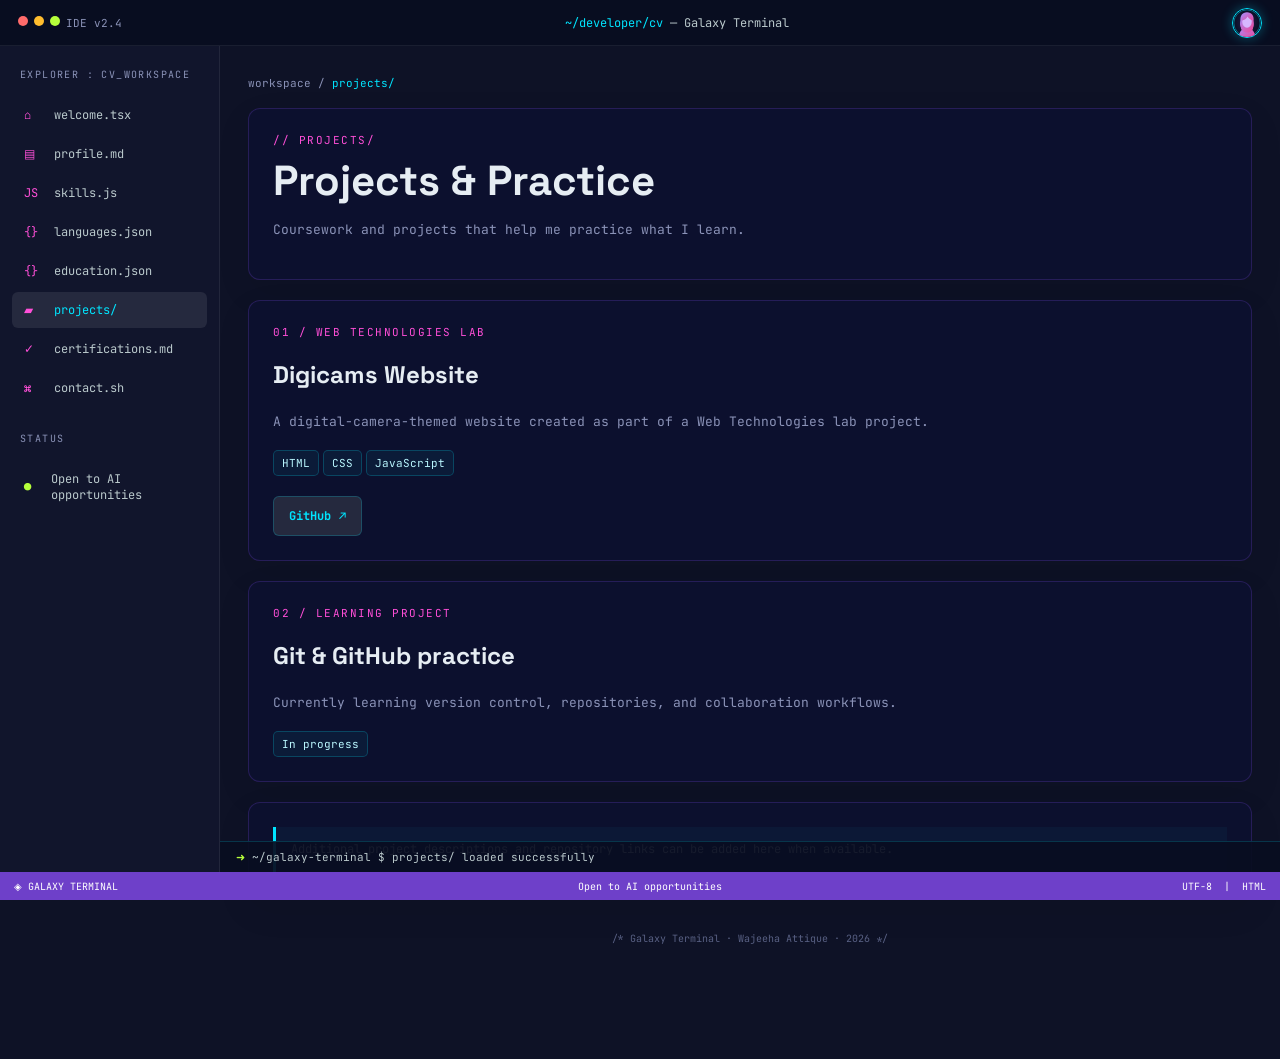
<file: projects.html>
<!doctype html><html lang="en"><head><meta charset="utf-8"><meta name="viewport" content="width=device-width,initial-scale=1"><meta name="theme-color" content="#0e1226"><meta name="description" content="Wajeeha Attique — Galaxy Terminal CV, projects page."><title>Wajeeha Attique | Projects</title><link rel="stylesheet" href="style.css"><link rel="icon" href="data:image/svg+xml;charset=UTF-8,%3Csvg%20xmlns%3D%22http%3A//www.w3.org/2000/svg%22%20viewBox%3D%220%200%20200%20200%22%3E%3Cdefs%3E%3ClinearGradient%20id%3D%22g%22%20x1%3D%220%22%20y1%3D%220%22%20x2%3D%221%22%20y2%3D%221%22%3E%3Cstop%20stop-color%3D%22%23a78bfa%22/%3E%3Cstop%20offset%3D%221%22%20stop-color%3D%22%23ec4899%22/%3E%3C/linearGradient%3E%3CradialGradient%20id%3D%22b%22%3E%3Cstop%20stop-color%3D%22%2327204e%22/%3E%3Cstop%20offset%3D%221%22%20stop-color%3D%22%23080d22%22/%3E%3C/radialGradient%3E%3C/defs%3E%3Ccircle%20cx%3D%22100%22%20cy%3D%22100%22%20r%3D%2298%22%20fill%3D%22url%28%23b%29%22/%3E%3Ccircle%20cx%3D%22100%22%20cy%3D%22100%22%20r%3D%2294%22%20fill%3D%22none%22%20stroke%3D%22%2300e5ff%22%20stroke-width%3D%223%22/%3E%3Cpath%20d%3D%22M42%20200c2-40%2023-62%2058-62s56%2022%2058%2062%22%20fill%3D%22url%28%23g%29%22/%3E%3Cpath%20d%3D%22M54%2094c-7-45%2013-70%2046-70s54%2025%2046%2070l-4%2048c-9%2018-25%2026-42%2026s-33-8-42-26z%22%20fill%3D%22url%28%23g%29%22/%3E%3Cellipse%20cx%3D%22100%22%20cy%3D%2291%22%20rx%3D%2234%22%20ry%3D%2243%22%20fill%3D%22%23d7b7ff%22/%3E%3Cpath%20d%3D%22M64%2083c-4-35%2015-54%2039-54%2026%200%2041%2020%2035%2051-13-2-28-15-34-26-8%2017-23%2025-40%2029z%22%20fill%3D%22url%28%23g%29%22/%3E%3Cpath%20d%3D%22M61%2085c-3%2024%201%2049%2013%2064l-7-1c-20-20-22-54-6-75zM139%2080c9%2025%202%2055-13%2070l9-2c18-22%2018-52%204-73z%22%20fill%3D%22url%28%23g%29%22/%3E%3C/svg%3E"><link href="https://fonts.googleapis.com/css2?family=Material+Symbols+Outlined" rel="stylesheet"></head><body><header class="topbar"><div class="dots"><i class="dot red"></i><i class="dot yellow"></i><i class="dot green"></i><span class="file-meta hide-small">IDE v2.4</span></div><div class="top-path"><b>~/developer/cv</b> — Galaxy Terminal</div><img class="avatar" src="data:image/svg+xml;charset=UTF-8,%3Csvg%20xmlns%3D%22http%3A//www.w3.org/2000/svg%22%20viewBox%3D%220%200%20200%20200%22%3E%3Cdefs%3E%3ClinearGradient%20id%3D%22g%22%20x1%3D%220%22%20y1%3D%220%22%20x2%3D%221%22%20y2%3D%221%22%3E%3Cstop%20stop-color%3D%22%23a78bfa%22/%3E%3Cstop%20offset%3D%221%22%20stop-color%3D%22%23ec4899%22/%3E%3C/linearGradient%3E%3CradialGradient%20id%3D%22b%22%3E%3Cstop%20stop-color%3D%22%2327204e%22/%3E%3Cstop%20offset%3D%221%22%20stop-color%3D%22%23080d22%22/%3E%3C/radialGradient%3E%3C/defs%3E%3Ccircle%20cx%3D%22100%22%20cy%3D%22100%22%20r%3D%2298%22%20fill%3D%22url%28%23b%29%22/%3E%3Ccircle%20cx%3D%22100%22%20cy%3D%22100%22%20r%3D%2294%22%20fill%3D%22none%22%20stroke%3D%22%2300e5ff%22%20stroke-width%3D%223%22/%3E%3Cpath%20d%3D%22M42%20200c2-40%2023-62%2058-62s56%2022%2058%2062%22%20fill%3D%22url%28%23g%29%22/%3E%3Cpath%20d%3D%22M54%2094c-7-45%2013-70%2046-70s54%2025%2046%2070l-4%2048c-9%2018-25%2026-42%2026s-33-8-42-26z%22%20fill%3D%22url%28%23g%29%22/%3E%3Cellipse%20cx%3D%22100%22%20cy%3D%2291%22%20rx%3D%2234%22%20ry%3D%2243%22%20fill%3D%22%23d7b7ff%22/%3E%3Cpath%20d%3D%22M64%2083c-4-35%2015-54%2039-54%2026%200%2041%2020%2035%2051-13-2-28-15-34-26-8%2017-23%2025-40%2029z%22%20fill%3D%22url%28%23g%29%22/%3E%3Cpath%20d%3D%22M61%2085c-3%2024%201%2049%2013%2064l-7-1c-20-20-22-54-6-75zM139%2080c9%2025%202%2055-13%2070l9-2c18-22%2018-52%204-73z%22%20fill%3D%22url%28%23g%29%22/%3E%3C/svg%3E" alt="Default female profile avatar"></header><aside class="sidebar"><div class="side-label">EXPLORER : CV_WORKSPACE</div><a class="side-link " href="index.html"><span class="side-icon">⌂</span><span class="side-text">welcome.tsx</span></a><a class="side-link " href="profile.html"><span class="side-icon">▤</span><span class="side-text">profile.md</span></a><a class="side-link " href="skills.html"><span class="side-icon">JS</span><span class="side-text">skills.js</span></a><a class="side-link " href="languages.html"><span class="side-icon">{}</span><span class="side-text">languages.json</span></a><a class="side-link " href="education.html"><span class="side-icon">{}</span><span class="side-text">education.json</span></a><a class="side-link active" href="projects.html"><span class="side-icon">▰</span><span class="side-text">projects/</span></a><a class="side-link " href="certifications.html"><span class="side-icon">✓</span><span class="side-text">certifications.md</span></a><a class="side-link " href="contact.html"><span class="side-icon">⌘</span><span class="side-text">contact.sh</span></a><div class="side-label" style="margin-top:26px">STATUS</div><div class="side-link"><span class="side-icon lime">●</span><span class="side-text">Open to AI opportunities</span></div></aside><main><div class="breadcrumb"><a href="index.html">workspace</a> / <span>projects/</span></div><section class="panel"><div class="eyebrow">// projects/</div><h1 class="page-title">Projects & Practice</h1><p class="muted">Coursework and projects that help me practice what I learn.</p></section><section class="panel"><div class="eyebrow">01 / WEB TECHNOLOGIES LAB</div><h2>Digicams Website</h2><p class="muted">A digital-camera-themed website created as part of a Web Technologies lab project.</p><div><span class="tag">HTML</span><span class="tag">CSS</span><span class="tag">JavaScript</span></div><div class="actions"><a class="btn secondary" href="https://github.com/" target="_blank" rel="noopener noreferrer">GitHub <span>↗</span></a></div></section><section class="panel"><div class="eyebrow">02 / LEARNING PROJECT</div><h2>Git & GitHub practice</h2><p class="muted">Currently learning version control, repositories, and collaboration workflows.</p><span class="tag">In progress</span></section><section class="panel"><div class="notice">Additional project descriptions and repository links can be added here when available.</div></section><div class="footer">/* Galaxy Terminal · Wajeeha Attique · <span id="year"></span> */</div></main><div class="terminal"><strong>➜</strong> ~/galaxy-terminal $ projects/ loaded successfully</div><div class="statusbar"><span>◈ GALAXY TERMINAL</span><span class="hide-small">Open to AI opportunities</span><span>UTF-8&nbsp; | &nbsp;HTML</span></div><script src="script.js"></script></body></html>
</file>
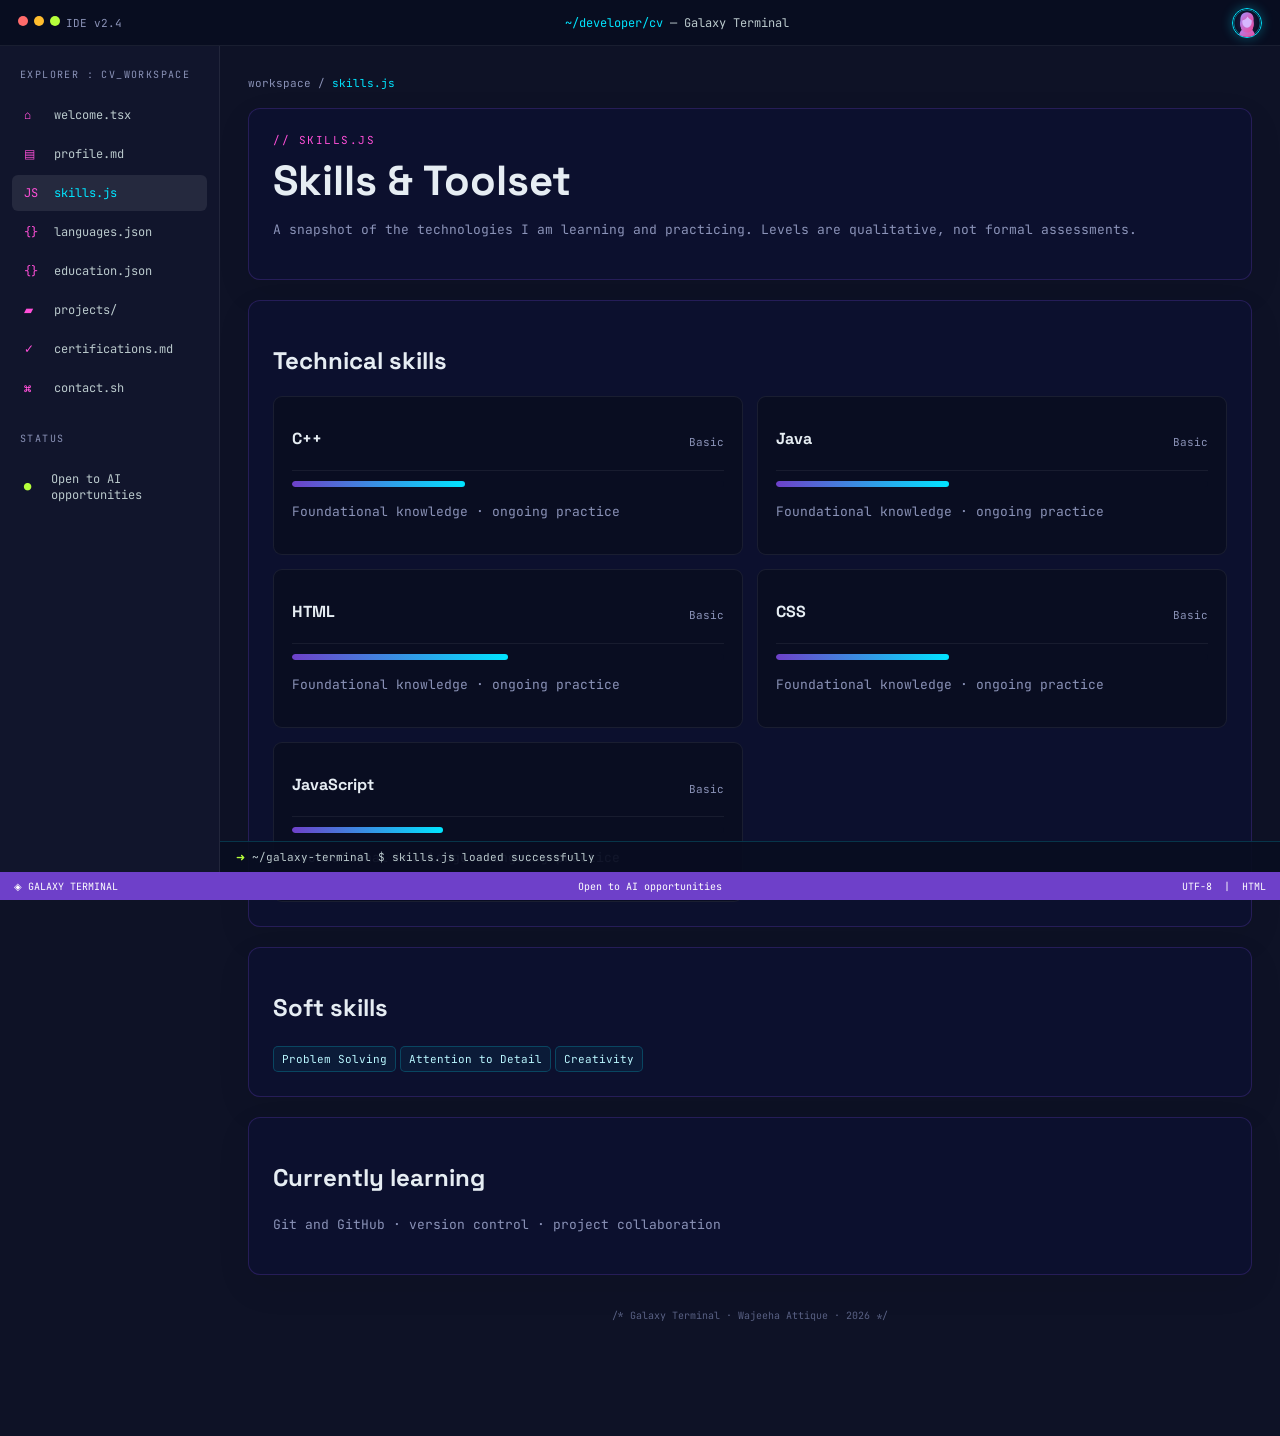
<file: skills.html>
<!doctype html>
<html lang="en">
  <head>
    <meta charset="utf-8" />
    <meta name="viewport" content="width=device-width,initial-scale=1" />
    <meta name="theme-color" content="#0e1226" />
    <meta
      name="description"
      content="Wajeeha Attique — Galaxy Terminal CV, skills page."
    />
    <title>Wajeeha Attique | Skills</title>
    <link rel="stylesheet" href="style.css" />
    <link
      rel="icon"
      href="data:image/svg+xml;charset=UTF-8,%3Csvg%20xmlns%3D%22http%3A//www.w3.org/2000/svg%22%20viewBox%3D%220%200%20200%20200%22%3E%3Cdefs%3E%3ClinearGradient%20id%3D%22g%22%20x1%3D%220%22%20y1%3D%220%22%20x2%3D%221%22%20y2%3D%221%22%3E%3Cstop%20stop-color%3D%22%23a78bfa%22/%3E%3Cstop%20offset%3D%221%22%20stop-color%3D%22%23ec4899%22/%3E%3C/linearGradient%3E%3CradialGradient%20id%3D%22b%22%3E%3Cstop%20stop-color%3D%22%2327204e%22/%3E%3Cstop%20offset%3D%221%22%20stop-color%3D%22%23080d22%22/%3E%3C/radialGradient%3E%3C/defs%3E%3Ccircle%20cx%3D%22100%22%20cy%3D%22100%22%20r%3D%2298%22%20fill%3D%22url%28%23b%29%22/%3E%3Ccircle%20cx%3D%22100%22%20cy%3D%22100%22%20r%3D%2294%22%20fill%3D%22none%22%20stroke%3D%22%2300e5ff%22%20stroke-width%3D%223%22/%3E%3Cpath%20d%3D%22M42%20200c2-40%2023-62%2058-62s56%2022%2058%2062%22%20fill%3D%22url%28%23g%29%22/%3E%3Cpath%20d%3D%22M54%2094c-7-45%2013-70%2046-70s54%2025%2046%2070l-4%2048c-9%2018-25%2026-42%2026s-33-8-42-26z%22%20fill%3D%22url%28%23g%29%22/%3E%3Cellipse%20cx%3D%22100%22%20cy%3D%2291%22%20rx%3D%2234%22%20ry%3D%2243%22%20fill%3D%22%23d7b7ff%22/%3E%3Cpath%20d%3D%22M64%2083c-4-35%2015-54%2039-54%2026%200%2041%2020%2035%2051-13-2-28-15-34-26-8%2017-23%2025-40%2029z%22%20fill%3D%22url%28%23g%29%22/%3E%3Cpath%20d%3D%22M61%2085c-3%2024%201%2049%2013%2064l-7-1c-20-20-22-54-6-75zM139%2080c9%2025%202%2055-13%2070l9-2c18-22%2018-52%204-73z%22%20fill%3D%22url%28%23g%29%22/%3E%3C/svg%3E"
    />
    <link
      href="https://fonts.googleapis.com/css2?family=Material+Symbols+Outlined"
      rel="stylesheet"
    />
  </head>
  <body>
    <header class="topbar">
      <div class="dots">
        <i class="dot red"></i><i class="dot yellow"></i
        ><i class="dot green"></i
        ><span class="file-meta hide-small">IDE v2.4</span>
      </div>
      <div class="top-path"><b>~/developer/cv</b> — Galaxy Terminal</div>
      <img
        class="avatar"
        src="data:image/svg+xml;charset=UTF-8,%3Csvg%20xmlns%3D%22http%3A//www.w3.org/2000/svg%22%20viewBox%3D%220%200%20200%20200%22%3E%3Cdefs%3E%3ClinearGradient%20id%3D%22g%22%20x1%3D%220%22%20y1%3D%220%22%20x2%3D%221%22%20y2%3D%221%22%3E%3Cstop%20stop-color%3D%22%23a78bfa%22/%3E%3Cstop%20offset%3D%221%22%20stop-color%3D%22%23ec4899%22/%3E%3C/linearGradient%3E%3CradialGradient%20id%3D%22b%22%3E%3Cstop%20stop-color%3D%22%2327204e%22/%3E%3Cstop%20offset%3D%221%22%20stop-color%3D%22%23080d22%22/%3E%3C/radialGradient%3E%3C/defs%3E%3Ccircle%20cx%3D%22100%22%20cy%3D%22100%22%20r%3D%2298%22%20fill%3D%22url%28%23b%29%22/%3E%3Ccircle%20cx%3D%22100%22%20cy%3D%22100%22%20r%3D%2294%22%20fill%3D%22none%22%20stroke%3D%22%2300e5ff%22%20stroke-width%3D%223%22/%3E%3Cpath%20d%3D%22M42%20200c2-40%2023-62%2058-62s56%2022%2058%2062%22%20fill%3D%22url%28%23g%29%22/%3E%3Cpath%20d%3D%22M54%2094c-7-45%2013-70%2046-70s54%2025%2046%2070l-4%2048c-9%2018-25%2026-42%2026s-33-8-42-26z%22%20fill%3D%22url%28%23g%29%22/%3E%3Cellipse%20cx%3D%22100%22%20cy%3D%2291%22%20rx%3D%2234%22%20ry%3D%2243%22%20fill%3D%22%23d7b7ff%22/%3E%3Cpath%20d%3D%22M64%2083c-4-35%2015-54%2039-54%2026%200%2041%2020%2035%2051-13-2-28-15-34-26-8%2017-23%2025-40%2029z%22%20fill%3D%22url%28%23g%29%22/%3E%3Cpath%20d%3D%22M61%2085c-3%2024%201%2049%2013%2064l-7-1c-20-20-22-54-6-75zM139%2080c9%2025%202%2055-13%2070l9-2c18-22%2018-52%204-73z%22%20fill%3D%22url%28%23g%29%22/%3E%3C/svg%3E"
        alt="Default female profile avatar"
      />
    </header>
    <aside class="sidebar">
      <div class="side-label">EXPLORER : CV_WORKSPACE</div>
      <a class="side-link" href="index.html"
        ><span class="side-icon">⌂</span
        ><span class="side-text">welcome.tsx</span></a
      ><a class="side-link" href="profile.html"
        ><span class="side-icon">▤</span
        ><span class="side-text">profile.md</span></a
      ><a class="side-link active" href="skills.html"
        ><span class="side-icon">JS</span
        ><span class="side-text">skills.js</span></a
      ><a class="side-link" href="languages.html"
        ><span class="side-icon">{}</span
        ><span class="side-text">languages.json</span></a
      ><a class="side-link" href="education.html"
        ><span class="side-icon">{}</span
        ><span class="side-text">education.json</span></a
      ><a class="side-link" href="projects.html"
        ><span class="side-icon">▰</span
        ><span class="side-text">projects/</span></a
      ><a class="side-link" href="certifications.html"
        ><span class="side-icon">✓</span
        ><span class="side-text">certifications.md</span></a
      ><a class="side-link" href="contact.html"
        ><span class="side-icon">⌘</span
        ><span class="side-text">contact.sh</span></a
      >
      <div class="side-label" style="margin-top: 26px">STATUS</div>
      <div class="side-link">
        <span class="side-icon lime">●</span
        ><span class="side-text">Open to AI opportunities</span>
      </div>
    </aside>
    <main>
      <div class="breadcrumb">
        <a href="index.html">workspace</a> / <span>skills.js</span>
      </div>
      <section class="panel">
        <div class="eyebrow">// skills.js</div>
        <h1 class="page-title">Skills & Toolset</h1>
        <p class="muted">
          A snapshot of the technologies I am learning and practicing. Levels
          are qualitative, not formal assessments.
        </p>
      </section>
      <section class="panel">
        <h2>Technical skills</h2>
        <div class="grid">
          <div class="card">
            <div class="file-row">
              <h3>C++</h3>
              <span class="file-meta">Basic</span>
            </div>
            <div class="bar"><span style="width: 40%"></span></div>
            <p class="muted">Foundational knowledge · ongoing practice</p>
          </div>
          <div class="card">
            <div class="file-row">
              <h3>Java</h3>
              <span class="file-meta">Basic</span>
            </div>
            <div class="bar"><span style="width: 40%"></span></div>
            <p class="muted">Foundational knowledge · ongoing practice</p>
          </div>
          <div class="card">
            <div class="file-row">
              <h3>HTML</h3>
              <span class="file-meta">Basic</span>
            </div>
            <div class="bar"><span style="width: 50%"></span></div>
            <p class="muted">Foundational knowledge · ongoing practice</p>
          </div>
          <div class="card">
            <div class="file-row">
              <h3>CSS</h3>
              <span class="file-meta">Basic</span>
            </div>
            <div class="bar"><span style="width: 40%"></span></div>
            <p class="muted">Foundational knowledge · ongoing practice</p>
          </div>
          <div class="card">
            <div class="file-row">
              <h3>JavaScript</h3>
              <span class="file-meta">Basic</span>
            </div>
            <div class="bar"><span style="width: 35%"></span></div>
            <p class="muted">Foundational knowledge · ongoing practice</p>
          </div>
        </div>
      </section>
      <section class="panel">
        <h2>Soft skills</h2>
        <span class="tag">Problem Solving</span
        ><span class="tag">Attention to Detail</span
        ><span class="tag">Creativity</span>
      </section>
      <section class="panel">
        <h2>Currently learning</h2>
        <p class="muted">
          Git and GitHub · version control · project collaboration
        </p>
      </section>
      <div class="footer">
        /* Galaxy Terminal · Wajeeha Attique · <span id="year"></span> */
      </div>
    </main>
    <div class="terminal">
      <strong>➜</strong> ~/galaxy-terminal $ skills.js loaded successfully
    </div>
    <div class="statusbar">
      <span>◈ GALAXY TERMINAL</span
      ><span class="hide-small">Open to AI opportunities</span
      ><span>UTF-8&nbsp; | &nbsp;HTML</span>
    </div>
    <script src="script.js"></script>
  </body>
</html>
</file>
<file: style.css>
@import url("https://fonts.googleapis.com/css2?family=JetBrains+Mono:wght@300;400;500;600;700&family=Space+Grotesk:wght@400;500;600;700&display=swap");
:root {
  color-scheme: dark;
  --bg: #0e1226;
  --panel: #0d1130;
  --cyan: #00e5ff;
  --purple: #6e40c9;
  --pink: #ff4fd8;
  --lime: #b6ff3b;
  --text: #e6edf3;
  --muted: #8b93b8;
}
* {
  box-sizing: border-box;
}
html {
  scroll-behavior: smooth;
  scrollbar-width: thin;
  scrollbar-color: #3b3d63 #090d21;
}
body {
  margin: 0;
  min-height: 100vh;
  background: var(--bg);
  color: var(--text);
  font-family: "JetBrains Mono", monospace;
  overflow-x: hidden;
}
h1,
h2,
h3 {
  font-family: "Space Grotesk", sans-serif;
}
a {
  color: inherit;
  text-decoration: none;
}
button {
  font: inherit;
  cursor: pointer;
}
a:focus-visible,
button:focus-visible {
  outline: 2px solid var(--cyan);
  outline-offset: 3px;
}
::selection {
  background: var(--cyan);
  color: #090d21;
}
.topbar {
  height: 46px;
  position: fixed;
  inset: 0 0 auto;
  z-index: 20;
  display: flex;
  align-items: center;
  justify-content: space-between;
  gap: 12px;
  padding: 0 18px;
  background: #090d21ef;
  border-bottom: 1px solid #ffffff12;
  backdrop-filter: blur(16px);
}
.dots {
  display: flex;
  gap: 6px;
}
.dot {
  width: 10px;
  height: 10px;
  border-radius: 50%;
}
.red {
  background: #ff6b6b;
}
.yellow {
  background: #ffbd2e;
}
.green {
  background: #b6ff3b;
}
.top-path {
  font-size: 12px;
  color: #bac9cc;
}
.top-path b {
  color: var(--cyan);
  font-weight: 400;
}
.avatar {
  width: 30px;
  height: 30px;
  border-radius: 50%;
  border: 1px solid var(--cyan);
  box-shadow: 0 0 12px #00e5ff55;
}
.sidebar {
  position: fixed;
  left: 0;
  top: 46px;
  bottom: 28px;
  width: 220px;
  background: #11152c;
  border-right: 1px solid #ffffff12;
  padding: 18px 12px;
  overflow-y: auto;
}
.side-label {
  font-size: 10px;
  color: #8b93b8;
  letter-spacing: 1.4px;
  margin: 4px 8px 16px;
}
.side-link {
  display: flex;
  gap: 10px;
  align-items: center;
  padding: 10px 12px;
  border-radius: 6px;
  color: #bac9cc;
  font-size: 12px;
  margin: 3px 0;
}
.side-link:hover,
.side-link.active {
  background: #25293e;
  color: var(--cyan);
}
.side-icon {
  width: 20px;
  color: var(--pink);
}
main {
  margin-left: 220px;
  padding: 76px 28px 100px;
  max-width: 1300px;
}
.breadcrumb {
  font-size: 11px;
  color: #8b93b8;
  margin-bottom: 18px;
}
.breadcrumb span {
  color: var(--cyan);
}
.panel {
  background: rgba(13, 17, 48, 0.9);
  border: 1px solid #6e40c944;
  border-radius: 12px;
  padding: 24px;
  margin-bottom: 20px;
  box-shadow: 0 12px 36px #00000012;
}
.eyebrow {
  font-size: 11px;
  color: var(--pink);
  letter-spacing: 1.5px;
  text-transform: uppercase;
}
.page-title {
  font-size: clamp(28px, 4vw, 42px);
  margin: 10px 0 8px;
  line-height: 1.15;
}
.muted {
  color: var(--muted);
  font-size: 13px;
  line-height: 1.8;
}
.cyan {
  color: var(--cyan);
}
.pink {
  color: var(--pink);
}
.lime {
  color: var(--lime);
}
.grid {
  display: grid;
  grid-template-columns: repeat(2, minmax(0, 1fr));
  gap: 14px;
}
.card {
  background: #090d21;
  border: 1px solid #ffffff12;
  border-radius: 9px;
  padding: 18px;
}
.card h3 {
  margin: 0 0 8px;
  font-size: 16px;
}
.tag {
  display: inline-block;
  border: 1px solid #00e5ff35;
  background: #00e5ff0d;
  color: #baf7ff;
  border-radius: 5px;
  padding: 5px 8px;
  font-size: 11px;
  margin: 4px 4px 0 0;
}
.bar {
  height: 6px;
  background: #090d21;
  border-radius: 9px;
  overflow: hidden;
  margin-top: 10px;
}
.bar span {
  display: block;
  height: 100%;
  background: linear-gradient(90deg, #6e40c9, #00e5ff);
  border-radius: 9px;
}
.codebox {
  background: #090d21;
  border-radius: 8px;
  padding: 18px;
  overflow-x: auto;
  font-size: 12px;
  line-height: 2;
  color: #bac9cc;
}
.btn {
  display: inline-flex;
  align-items: center;
  gap: 8px;
  border-radius: 6px;
  background: #c000a2;
  color: #ffe0f0;
  padding: 11px 15px;
  font-size: 12px;
  font-weight: 700;
}
.btn.secondary {
  background: #25293e;
  color: var(--cyan);
  border: 1px solid #00e5ff33;
}
.actions {
  display: flex;
  gap: 10px;
  flex-wrap: wrap;
  margin-top: 20px;
}
.statusbar {
  position: fixed;
  z-index: 30;
  bottom: 0;
  left: 0;
  right: 0;
  height: 28px;
  background: #6e40c9;
  display: flex;
  align-items: center;
  justify-content: space-between;
  padding: 0 14px;
  font-size: 10px;
  color: #fff;
}
.terminal {
  position: fixed;
  bottom: 28px;
  left: 220px;
  right: 0;
  background: #090d21ed;
  border-top: 1px solid #00e5ff30;
  padding: 8px 16px;
  font-size: 11px;
  color: #bac9cc;
  z-index: 10;
}
.terminal strong {
  color: var(--lime);
  font-weight: 400;
}
.footer {
  font-size: 10px;
  color: #596184;
  text-align: center;
  padding: 14px;
}
.profile-head {
  display: flex;
  align-items: center;
  gap: 22px;
}
.profile-head img {
  width: 92px;
  height: 92px;
  border-radius: 50%;
  border: 3px solid var(--cyan);
  box-shadow: 0 0 22px #00e5ff33;
}
.file-row {
  display: flex;
  align-items: center;
  justify-content: space-between;
  gap: 12px;
  padding: 13px 0;
  border-bottom: 1px solid #ffffff10;
}
.file-row:last-child {
  border-bottom: 0;
}
.file-name {
  color: #dee1fd;
}
.file-meta {
  color: #8b93b8;
  font-size: 11px;
}
.notice {
  border-left: 3px solid var(--cyan);
  padding: 12px 15px;
  background: #00e5ff0a;
  color: #bac9cc;
  font-size: 12px;
  line-height: 1.8;
}
@media (max-width: 800px) {
  .sidebar {
    width: 54px;
    padding: 14px 5px;
  }
  .side-label,
  .side-text {
    display: none;
  }
  .side-link {
    justify-content: center;
    padding: 11px 4px;
  }
  .side-icon {
    width: auto;
  }
  main {
    margin-left: 54px;
    padding: 70px 14px 110px;
  }
  .terminal {
    left: 54px;
  }
  .grid {
    grid-template-columns: 1fr;
  }
  .profile-head {
    align-items: flex-start;
  }
  .top-path {
    font-size: 10px;
  }
  .panel {
    padding: 18px;
  }
}
@media (max-width: 480px) {
  .topbar {
    padding: 0 10px;
  }
  .hide-small {
    display: none;
  }
  .profile-head {
    flex-direction: column;
  }
  .page-title {
    font-size: 29px;
  }
  .statusbar {
    font-size: 9px;
    padding: 0 7px;
  }
}
@media (prefers-reduced-motion: reduce) {
  * {
    scroll-behavior: auto !important;
    transition: none !important;
    animation: none !important;
  }
}

/* Homepage navigation helpers */
.workspace-sidebar a[href] {
  cursor: pointer;
}
.workspace-main {
  min-width: 0;
}
</file>
